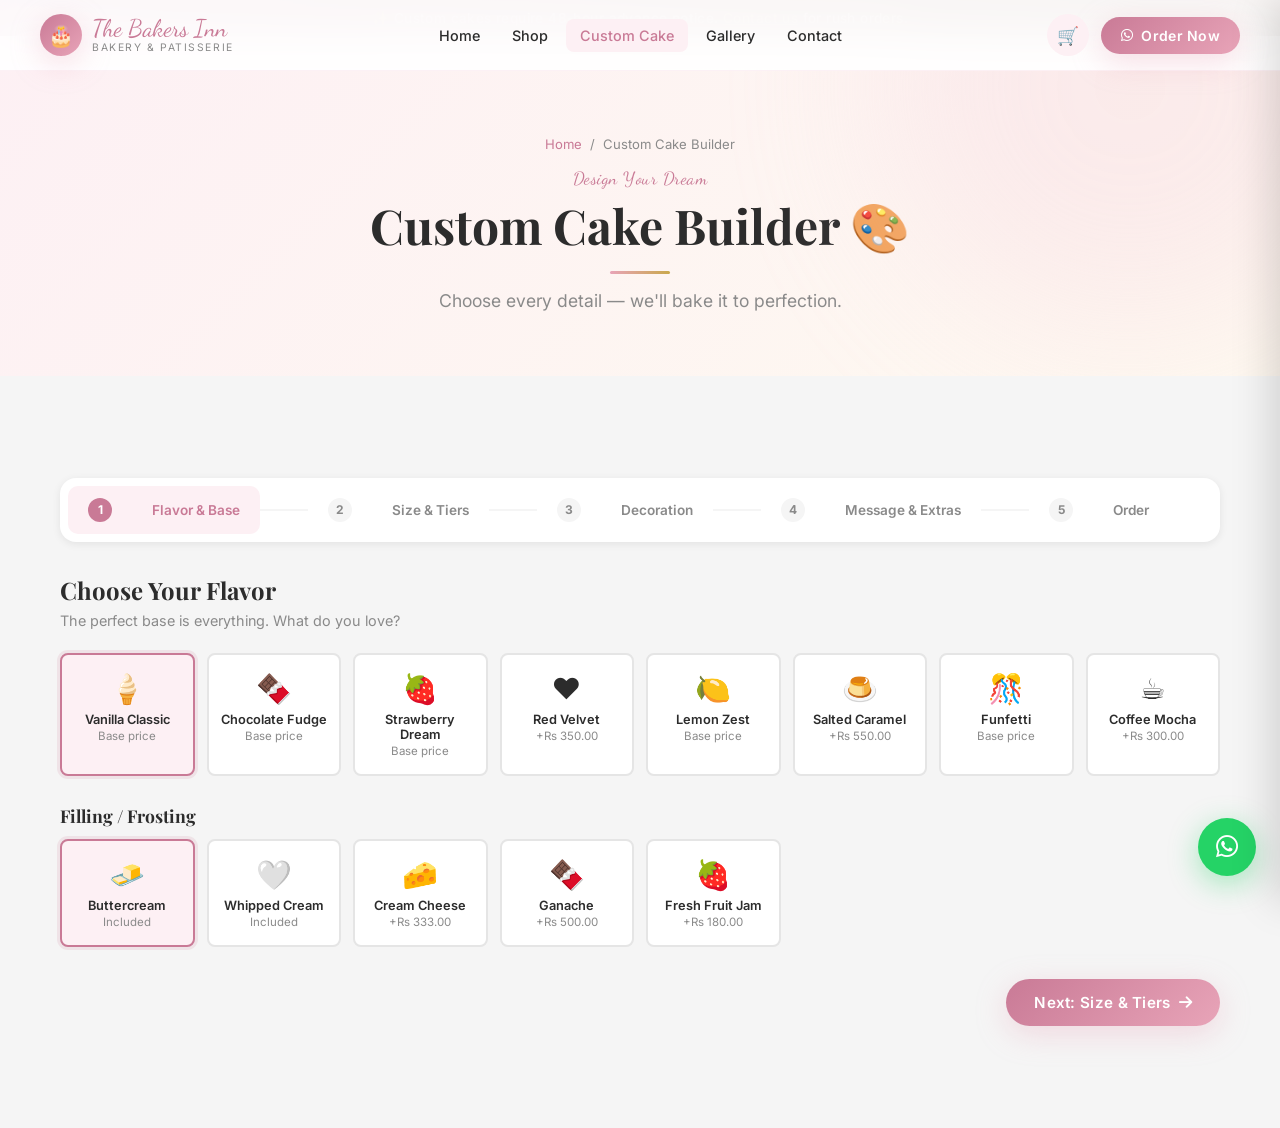
<file: builder.html>
<!DOCTYPE html>
<html lang="en">

<head>
  <meta charset="UTF-8">
  <meta name="viewport" content="width=device-width, initial-scale=1.0">
  <title>Custom Cake Builder — The Bakers Inn</title>
  <meta name="description"
    content="Design your dream cake! Choose flavors, size, decoration style, and upload your reference images. We'll bring your vision to life.">
  <link rel="icon" type="image/svg+xml"
    href="data:image/svg+xml,<svg xmlns='http://www.w3.org/2000/svg' viewBox='0 0 100 100'><text y='.9em' font-size='90'>🎂</text></svg>">
  <link rel="preconnect" href="https://fonts.googleapis.com">
  <link
    href="https://fonts.googleapis.com/css2?family=Playfair+Display:ital,wght@0,400;0,600;0,700;1,400;1,600&family=Inter:wght@300;400;500;600;700&family=Dancing+Script:wght@600;700&display=swap"
    rel="stylesheet">
  <link rel="stylesheet" href="https://cdn.jsdelivr.net/npm/@fortawesome/fontawesome-free@6.4.0/css/all.min.css">
  <link rel="stylesheet" href="css/style.css">
  <style>
    .builder-section {
      background: var(--gray-soft);
      padding: var(--section-gap) 0;
    }

    .step-nav {
      display: flex;
      align-items: center;
      gap: 0;
      background: white;
      border-radius: var(--radius);
      padding: 8px;
      box-shadow: var(--shadow-sm);
      margin-bottom: 32px;
      overflow-x: auto;
    }

    .step-nav-item {
      display: flex;
      align-items: center;
      gap: 2.5rem;
      padding: 12px 20px;
      border-radius: 10px;
      cursor: pointer;
      font-size: .85rem;
      font-weight: 600;
      color: var(--gray-mid);
      white-space: nowrap;
      transition: all .2s;
      min-width: max-content;
    }

    .step-nav-item .step-num {
      width: 24px;
      height: 24px;
      border-radius: 50%;
      background: var(--gray-soft);
      color: var(--gray-mid);
      display: flex;
      align-items: center;
      justify-content: center;
      font-size: .75rem;
      font-weight: 700;
      transition: all .2s;
    }

    .step-nav-item.active {
      color: var(--rose-deep);
      background: var(--blush);
    }

    .step-nav-item.active .step-num {
      background: var(--rose-deep);
      color: white;
    }

    .step-nav-item.done {
      color: var(--charcoal);
    }

    .step-nav-item.done .step-num {
      background: #3aab6d;
      color: white;
    }

    .step-connector {
      width: 3rem;
      height: 2px;
      background: var(--gray-soft);
      flex-shrink: 0;
    }

    .step-panel {
      display: none;
      animation: stepIn .3s ease;
    }

    .step-panel.active {
      display: block;
    }

    @keyframes stepIn {
      from {
        opacity: 0;
        transform: translateX(20px);
      }

      to {
        opacity: 1;
        transform: translateX(0);
      }
    }

    .step-footer {
      display: flex;
      justify-content: space-between;
      align-items: center;
      margin-top: 32px;
    }

    .color-swatch {
      width: 36px;
      height: 36px;
      border-radius: 50%;
      cursor: pointer;
      border: 3px solid transparent;
      transition: all .2s;
    }

    .color-swatch.selected,
    .color-swatch:hover {
      border-color: var(--rose-deep);
      transform: scale(1.2);
    }

    .cake-preview {
      position: relative;
      height: 200px;
      display: flex;
      align-items: center;
      justify-content: center;
      flex-direction: column;
      font-size: 3rem;
    }

    .cake-preview .tier-display {
      display: flex;
      flex-direction: column;
      align-items: center;
      gap: 0;
    }

    .tier {
      display: flex;
      align-items: center;
      justify-content: center;
      border-radius: 50%;
      transition: all .4s;
      position: relative;
    }

    .tier span {
      font-size: .55rem;
      font-weight: 700;
      position: absolute;
      color: white;
      text-shadow: 0 1px 3px rgba(0, 0, 0, .3);
      letter-spacing: .05em;
    }

    .decoration-preview {
      font-size: 1.2rem;
      position: absolute;
      top: 10px;
      left: 50%;
      transform: translateX(-50%);
    }

    .order-summary-submitted {
      background: linear-gradient(135deg, var(--blush), var(--cream));
      border-radius: var(--radius);
      padding: 40px;
      text-align: center;
    }
  </style>
</head>

<body>

  <!-- Announcement -->
  <div class="announcement-bar">
    ✨ Custom cakes require 48-hour advance notice. <a href="index.html#contact">Contact us</a> for rush orders.
  </div>

  <!-- Nav -->
  <nav class="navbar" id="navbar">
    <div class="nav-inner">
      <a href="index.html" class="nav-logo">
        <div class="logo-icon">🎂</div>
        <div>
          <div class="logo-text">The Bakers Inn</div>
          <div class="logo-sub">Bakery & Patisserie</div>
        </div>
      </a>
      <div class="nav-links">
        <a href="index.html">Home</a>
        <a href="shop.html">Shop</a>
        <a href="builder.html" class="active">Custom Cake</a>
        <a href="gallery.html">Gallery</a>
        <a href="index.html#contact">Contact</a>
      </div>
      <div class="nav-actions">
        <button class="nav-cart-btn" id="cartToggle">🛒<span class="cart-count" id="cartCount">0</span></button>
        <a href="https://wa.me/923111111987" target="_blank" class="btn btn-primary btn-sm"><i
            class="fab fa-whatsapp"></i> Order Now</a>
        <button class="hamburger" id="hamburger"><span></span><span></span><span></span></button>
      </div>
    </div>
  </nav>
  <div class="mobile-menu" id="mobileMenu">
    <a href="index.html">🏠 Home</a><a href="shop.html">🛍️ Shop</a><a href="builder.html">🎨 Custom Cake Builder</a><a
      href="gallery.html">📸 Gallery</a><a href="index.html#contact">📍
      Contact</a>
    <div class="mobile-cta"><a href="https://wa.me/923111111987" target="_blank" class="btn btn-whatsapp"
        style="width:100%;justify-content:center;"><i class="fab fa-whatsapp"></i> Chat on WhatsApp</a></div>
  </div>

  <!-- Page Header -->
  <div class="page-header">
    <div class="container">
      <div class="breadcrumb"><a href="index.html">Home</a><span>/</span><span>Custom Cake Builder</span></div>
      <span class="section-label">Design Your Dream</span>
      <h1 class="section-title">Custom Cake Builder 🎨</h1>
      <div class="divider"></div>
      <p class="section-subtitle" style="margin:12px auto 0;">Choose every detail — we'll bake it to perfection.</p>
    </div>
  </div>

  <!-- Builder -->
  <section class="builder-section">
    <div class="container">
      <div class="builder-layout">

        <!-- Left: Steps -->
        <div>
          <!-- Step Navigation -->
          <div class="step-nav" id="stepNav">
            <div class="step-nav-item active" data-step="1" onclick="goToStep(1)">
              <div class="step-num">1</div> Flavor & Base
            </div>
            <div class="step-connector"></div>
            <div class="step-nav-item" data-step="2" onclick="goToStep(2)">
              <div class="step-num">2</div> Size & Tiers
            </div>
            <div class="step-connector"></div>
            <div class="step-nav-item" data-step="3" onclick="goToStep(3)">
              <div class="step-num">3</div> Decoration
            </div>
            <div class="step-connector"></div>
            <div class="step-nav-item" data-step="4" onclick="goToStep(4)">
              <div class="step-num">4</div> Message & Extras
            </div>
            <div class="step-connector"></div>
            <div class="step-nav-item" data-step="5" onclick="goToStep(5)">
              <div class="step-num">5</div> Order
            </div>
          </div>

          <!-- Step 1: Flavor -->
          <div class="step-panel active" id="step-1">
            <h2 style="font-family:var(--font-serif);font-size:1.5rem;font-weight:700;margin-bottom:6px;">Choose Your
              Flavor</h2>
            <p style="color:var(--gray-mid);font-size:.9rem;margin-bottom:24px;">The perfect base is everything. What do
              you love?</p>
            <div class="option-grid" id="flavorGrid">
              <div class="option-card selected" data-flavor="vanilla"
                onclick="selectOption(this,'flavor','Vanilla Classic','🍦',0)">
                <div class="opt-icon">🍦</div>
                <div class="opt-name">Vanilla Classic</div>
                <div class="opt-price">Base price</div>
              </div>
              <div class="option-card" data-flavor="chocolate"
                onclick="selectOption(this,'flavor','Chocolate Fudge','🍫',0)">
                <div class="opt-icon">🍫</div>
                <div class="opt-name">Chocolate Fudge</div>
                <div class="opt-price">Base price</div>
              </div>
              <div class="option-card" data-flavor="strawberry"
                onclick="selectOption(this,'flavor','Strawberry Dream','🍓',0)">
                <div class="opt-icon">🍓</div>
                <div class="opt-name">Strawberry Dream</div>
                <div class="opt-price">Base price</div>
              </div>
              <div class="option-card" data-flavor="red-velvet"
                onclick="selectOption(this,'flavor','Red Velvet','❤️',5)">
                <div class="opt-icon">❤️</div>
                <div class="opt-name">Red Velvet</div>
                <div class="opt-price">+Rs 350.00</div>
              </div>
              <div class="option-card" data-flavor="lemon" onclick="selectOption(this,'flavor','Lemon Zest','🍋',0)">
                <div class="opt-icon">🍋</div>
                <div class="opt-name">Lemon Zest</div>
                <div class="opt-price">Base price</div>
              </div>
              <div class="option-card" data-flavor="caramel"
                onclick="selectOption(this,'flavor','Salted Caramel','🍮',5)">
                <div class="opt-icon">🍮</div>
                <div class="opt-name">Salted Caramel</div>
                <div class="opt-price">+Rs 550.00</div>
              </div>
              <div class="option-card" data-flavor="funfetti" onclick="selectOption(this,'flavor','Funfetti','🎊',0)">
                <div class="opt-icon">🎊</div>
                <div class="opt-name">Funfetti</div>
                <div class="opt-price">Base price</div>
              </div>
              <div class="option-card" data-flavor="coffee" onclick="selectOption(this,'flavor','Coffee Mocha','☕',5)">
                <div class="opt-icon">☕</div>
                <div class="opt-name">Coffee Mocha</div>
                <div class="opt-price">+Rs 300.00</div>
              </div>
            </div>

            <h3 style="font-family:var(--font-serif);font-size:1.1rem;font-weight:700;margin:28px 0 12px;">Filling /
              Frosting</h3>
            <div class="option-grid" id="fillingGrid">
              <div class="option-card selected" onclick="selectOption(this,'filling','Buttercream','🧈',0)">
                <div class="opt-icon">🧈</div>
                <div class="opt-name">Buttercream</div>
                <div class="opt-price">Included</div>
              </div>
              <div class="option-card" onclick="selectOption(this,'filling','Whipped Cream','🤍',0)">
                <div class="opt-icon">🤍</div>
                <div class="opt-name">Whipped Cream</div>
                <div class="opt-price">Included</div>
              </div>
              <div class="option-card" onclick="selectOption(this,'filling','Cream Cheese','🧀',3)">
                <div class="opt-icon">🧀</div>
                <div class="opt-name">Cream Cheese</div>
                <div class="opt-price">+Rs 333.00</div>
              </div>
              <div class="option-card" onclick="selectOption(this,'filling','Ganache','🍫',5)">
                <div class="opt-icon">🍫</div>
                <div class="opt-name">Ganache</div>
                <div class="opt-price">+Rs 500.00</div>
              </div>
              <div class="option-card" onclick="selectOption(this,'filling','Jam & Fresh Fruit','🍓',8)">
                <div class="opt-icon">🍓</div>
                <div class="opt-name">Fresh Fruit Jam</div>
                <div class="opt-price">+Rs 180.00</div>
              </div>
            </div>

            <div class="step-footer">
              <div></div>
              <button class="btn btn-primary" onclick="goToStep(2)">Next: Size & Tiers <i
                  class="fas fa-arrow-right"></i></button>
            </div>
          </div>

          <!-- Step 2: Size -->
          <div class="step-panel" id="step-2">
            <h2 style="font-family:var(--font-serif);font-size:1.5rem;font-weight:700;margin-bottom:6px;">Choose Size &
              Tiers</h2>
            <p style="color:var(--gray-mid);font-size:.9rem;margin-bottom:24px;">How big should your cake be? How many
              layers?</p>

            <h3 style="font-family:var(--font-serif);font-size:1.1rem;font-weight:700;margin-bottom:16px;">Cake Size
            </h3>
            <div class="option-grid" id="sizeGrid">
              <div class='option-card' onclick='selectOption(this,"size","4\" Mini (4 servings)","🔵",35)'>
                <div class="opt-icon" style="font-size:1.2rem;">4"</div>
                <div class="opt-name">Mini</div>
                <div class="opt-price">Rs 1300 · 4 servings</div>
              </div>

              <div class="option-card selected"
                onclick="selectOption(this,'size','6&quot; Small (8–10 servings)','🟡',45)">
                <div class="opt-icon" style="font-size:1.2rem;">6"</div>
                <div class="opt-name">Small</div>
                <div class="opt-price">Rs 1850 · 8–10 servings</div>
              </div>

              <div class="option-card" onclick="selectOption(this,'size','8&quot; Medium (16–20 servings)','🟠',65)">
                <div class="opt-icon" style="font-size:1.2rem;">8"</div>
                <div class="opt-name">Medium</div>
                <div class="opt-price">Rs 2150 · 16–20 servings</div>
              </div>

              <div class="option-card" onclick="selectOption(this,'size','10&quot; Large (30–40 servings)','🔴',90)">
                <div class="opt-icon" style="font-size:1.2rem;">10"</div>
                <div class="opt-name">Large</div>
                <div class="opt-price">Rs 2590 · 30–40 servings</div>
              </div>

              <div class="option-card"
                onclick="selectOption(this,'size','12&quot; Extra Large (50+ servings)','⭕',120)">
                <div class="opt-icon" style="font-size:1.2rem;">12"</div>
                <div class="opt-name">Extra Large</div>
                <div class="opt-price">Rs 4100 · 50+ servings</div>
              </div>
            </div>

            <h3 style="font-family:var(--font-serif);font-size:1.1rem;font-weight:700;margin:28px 0 16px;">Number of
              Tiers</h3>
            <div class="option-grid" id="tierGrid">
              <div class="option-card selected" onclick="selectOption(this,'tiers','1 Tier','1️⃣',0)">
                <div class="opt-icon">1️⃣</div>
                <div class="opt-name">1 Tier</div>
                <div class="opt-price">Standard</div>
              </div>
              <div class="option-card" onclick="selectOption(this,'tiers','2 Tiers','2️⃣',40)">
                <div class="opt-icon">2️⃣</div>
                <div class="opt-name">2 Tiers</div>
                <div class="opt-price">+Rs 1340</div>
              </div>
              <div class="option-card" onclick="selectOption(this,'tiers','3 Tiers','3️⃣',90)">
                <div class="opt-icon">3️⃣</div>
                <div class="opt-name">3 Tiers</div>
                <div class="opt-price">+Rs 2350</div>
              </div>
              <div class="option-card" onclick="selectOption(this,'tiers','4 Tiers','4️⃣',150)">
                <div class="opt-icon">4️⃣</div>
                <div class="opt-name">4 Tiers</div>
                <div class="opt-price">+Rs 3150</div>
              </div>
            </div>

            <div class="step-footer">
              <button class="btn btn-secondary" onclick="goToStep(1)"><i class="fas fa-arrow-left"></i> Back</button>
              <button class="btn btn-primary" onclick="goToStep(3)">Next: Decoration <i
                  class="fas fa-arrow-right"></i></button>
            </div>
          </div>

          <!-- Step 3: Decoration -->
          <div class="step-panel" id="step-3">
            <h2 style="font-family:var(--font-serif);font-size:1.5rem;font-weight:700;margin-bottom:6px;">Decoration
              Style</h2>
            <p style="color:var(--gray-mid);font-size:.9rem;margin-bottom:24px;">How should your cake look? Select a
              style and color theme.</p>

            <h3 style="font-family:var(--font-serif);font-size:1.1rem;font-weight:700;margin-bottom:16px;">Decoration
              Theme</h3>
            <div class="option-grid" id="decorGrid">
              <div class="option-card selected" onclick="selectOption(this,'decoration','Classic Smooth','🎀',0)">
                <div class="opt-icon">🎀</div>
                <div class="opt-name">Classic Smooth</div>
                <div class="opt-price">Included</div>
              </div>
              <div class="option-card" onclick="selectOption(this,'decoration','Rustic Naked','🌿',0)">
                <div class="opt-icon">🌿</div>
                <div class="opt-name">Rustic Naked</div>
                <div class="opt-price">Included</div>
              </div>
              <div class="option-card" onclick="selectOption(this,'decoration','Floral Fresh','🌸',25)">
                <div class="opt-icon">🌸</div>
                <div class="opt-name">Fresh Florals</div>
                <div class="opt-price">+Rs 350</div>
              </div>
              <div class="option-card" onclick="selectOption(this,'decoration','Sugar Flowers','🌺',45)">
                <div class="opt-icon">🌺</div>
                <div class="opt-name">Sugar Flowers</div>
                <div class="opt-price">+Rs 550</div>
              </div>
              <div class="option-card" onclick="selectOption(this,'decoration','Ombre Swirl','🌈',15)">
                <div class="opt-icon">🌈</div>
                <div class="opt-name">Ombre Swirl</div>
                <div class="opt-price">+Rs 450</div>
              </div>
              <div class="option-card" onclick="selectOption(this,'decoration','Drip Glaze','💧',20)">
                <div class="opt-icon">💧</div>
                <div class="opt-name">Drip Glaze</div>
                <div class="opt-price">+Rs 520</div>
              </div>
              <div class="option-card" onclick="selectOption(this,'decoration','Geometric Pattern','💎',30)">
                <div class="opt-icon">💎</div>
                <div class="opt-name">Geometric</div>
                <div class="opt-price">+Rs 330</div>
              </div>
              <div class="option-card" onclick="selectOption(this,'decoration','Metallic Luster','✨',35)">
                <div class="opt-icon">✨</div>
                <div class="opt-name">Metallic Luster</div>
                <div class="opt-price">+Rs 750</div>
              </div>
            </div>

            <h3 style="font-family:var(--font-serif);font-size:1.1rem;font-weight:700;margin:28px 0 12px;">Color Theme
            </h3>
            <div style="display:flex;flex-wrap:wrap;gap:12px;margin-bottom:24px;" id="colorPicker">
              <div class="color-swatch selected" style="background:#E8A4B8;" data-color="Pink Blush"
                onclick="selectColor(this,'Pink Blush')"></div>
              <div class="color-swatch" style="background:#F5D0DD;" data-color="Rose Light"
                onclick="selectColor(this,'Rose Light')"></div>
              <div class="color-swatch" style="background:#C9A84C;" data-color="Gold"
                onclick="selectColor(this,'Gold')"></div>
              <div class="color-swatch" style="background:#FFFFFF;border:2px solid #E5E5E5;" data-color="Pure White"
                onclick="selectColor(this,'Pure White')"></div>
              <div class="color-swatch" style="background:#2C2C2C;" data-color="Black & White"
                onclick="selectColor(this,'Black & White')"></div>
              <div class="color-swatch" style="background:#ADD8E6;" data-color="Baby Blue"
                onclick="selectColor(this,'Baby Blue')"></div>
              <div class="color-swatch" style="background:#90EE90;" data-color="Mint Green"
                onclick="selectColor(this,'Mint Green')"></div>
              <div class="color-swatch" style="background:#DDA0DD;" data-color="Lavender"
                onclick="selectColor(this,'Lavender')"></div>
              <div class="color-swatch" style="background:#FFD700;" data-color="Sunflower"
                onclick="selectColor(this,'Sunflower')"></div>
              <div class="color-swatch" style="background:#FF7F7F;" data-color="Coral Red"
                onclick="selectColor(this,'Coral Red')"></div>
            </div>
            <div class="form-group">
              <label class="form-label">Custom Color Note (optional)</label>
              <input type="text" class="form-input" id="customColor"
                placeholder="e.g., dusty rose, sage green, navy blue..." oninput="updateSummary()">
            </div>

            <div class="step-footer">
              <button class="btn btn-secondary" onclick="goToStep(2)"><i class="fas fa-arrow-left"></i> Back</button>
              <button class="btn btn-primary" onclick="goToStep(4)">Next: Message <i
                  class="fas fa-arrow-right"></i></button>
            </div>
          </div>

          <!-- Step 4: Message & Extras -->
          <div class="step-panel" id="step-4">
            <h2 style="font-family:var(--font-serif);font-size:1.5rem;font-weight:700;margin-bottom:6px;">Personal
              Touches</h2>
            <p style="color:var(--gray-mid);font-size:.9rem;margin-bottom:24px;">Add your message, upload inspiration
              photos, and choose extras.</p>

            <div class="form-group">
              <label class="form-label">Message on Cake (optional)</label>
              <input type="text" class="form-input" id="cakeMessage" maxlength="60"
                placeholder="e.g., Happy Birthday Sarah! 🎉" oninput="updateSummary()">
              <div style="font-size:.75rem;color:var(--gray-mid);margin-top:4px;"><span id="msgCount">0</span>/60
                characters</div>
            </div>

            <div class="form-group">
              <label class="form-label">Occasion</label>
              <select class="form-select" id="occasionSelect" onchange="updateSummary()">
                <option value="">Select occasion...</option>
                <option>Birthday</option>
                <option>Wedding</option>
                <option>Anniversary</option>
                <option>Baby Shower</option>
                <option>Graduation</option>
                <option>Valentine's Day</option>
                <option>Christmas</option>
                <option>Other</option>
              </select>
            </div>

            <!-- Design Upload -->
            <div class="form-group">
              <label class="form-label">Upload Design Reference (optional)</label>
              <div class="upload-zone" id="uploadZone">
                <div class="upload-icon">📸</div>
                <p><strong>Click to browse</strong> or drag & drop your inspiration photos</p>
                <p style="font-size:.8rem;margin-top:4px;">PNG, JPG, WEBP up to 10MB</p>
                <input type="file" id="fileInput" accept="image/*" multiple style="display:none;"
                  onchange="handleFiles(this.files)">
              </div>
              <div class="upload-preview" id="uploadPreview"></div>
            </div>

            <!-- Add-ons -->
            <h3 style="font-family:var(--font-serif);font-size:1.1rem;font-weight:700;margin-bottom:16px;">Add-ons &
              Extras</h3>
            <div style="display:grid;grid-template-columns:repeat(auto-fill,minmax(200px,1fr));gap:12px;"
              id="addonsGrid">
              <label
                style="display:flex;align-items:center;gap:12px;padding:14px;background:white;border-radius:var(--radius-sm);border:1.5px solid #E5E5E5;cursor:pointer;transition:all .2s;"
                onmouseenter="this.style.borderColor='var(--rose)'"
                onmouseleave="this.style.borderColor=this.querySelector('input').checked?'var(--rose-deep)':'#E5E5E5'">
                <input type="checkbox" value="candles" data-price="5"
                  style="width:18px;height:18px;accent-color:var(--rose-deep);" onchange="updateAddons()">
                <div>
                  <div style="font-weight:600;font-size:.875rem;">Birthday Candles</div>
                  <div style="font-size:.78rem;color:var(--gray-mid);">+Rs 250.00</div>
                </div>
              </label>
              <label
                style="display:flex;align-items:center;gap:12px;padding:14px;background:white;border-radius:var(--radius-sm);border:1.5px solid #E5E5E5;cursor:pointer;transition:all .2s;">
                <input type="checkbox" value="topper" data-price="15"
                  style="width:18px;height:18px;accent-color:var(--rose-deep);" onchange="updateAddons()">
                <div>
                  <div style="font-weight:600;font-size:.875rem;">Custom Topper</div>
                  <div style="font-size:.78rem;color:var(--gray-mid);">+Rs 450.00</div>
                </div>
              </label>
              <label
                style="display:flex;align-items:center;gap:12px;padding:14px;background:white;border-radius:var(--radius-sm);border:1.5px solid #E5E5E5;cursor:pointer;transition:all .2s;">
                <input type="checkbox" value="box" data-price="8"
                  style="width:18px;height:18px;accent-color:var(--rose-deep);" onchange="updateAddons()">
                <div>
                  <div style="font-weight:600;font-size:.875rem;">Gift Box & Ribbon</div>
                  <div style="font-size:.78rem;color:var(--gray-mid);">+Rs 380.00</div>
                </div>
              </label>
              <label
                style="display:flex;align-items:center;gap:12px;padding:14px;background:white;border-radius:var(--radius-sm);border:1.5px solid #E5E5E5;cursor:pointer;transition:all .2s;">
                <input type="checkbox" value="rush" data-price="25"
                  style="width:18px;height:18px;accent-color:var(--rose-deep);" onchange="updateAddons()">
                <div>
                  <div style="font-weight:600;font-size:.875rem;">Rush Order (24hr)</div>
                  <div style="font-size:.78rem;color:var(--gray-mid);">+Rs 800.00</div>
                </div>
              </label>
              <label
                style="display:flex;align-items:center;gap:12px;padding:14px;background:white;border-radius:var(--radius-sm);border:1.5px solid #E5E5E5;cursor:pointer;transition:all .2s;">
                <input type="checkbox" value="photo" data-price="20"
                  style="width:18px;height:18px;accent-color:var(--rose-deep);" onchange="updateAddons()">
                <div>
                  <div style="font-weight:600;font-size:.875rem;">Edible Photo Print</div>
                  <div style="font-size:.78rem;color:var(--gray-mid);">+Rs 320.00</div>
                </div>
              </label>
              <label
                style="display:flex;align-items:center;gap:12px;padding:14px;background:white;border-radius:var(--radius-sm);border:1.5px solid #E5E5E5;cursor:pointer;transition:all .2s;">
                <input type="checkbox" value="gluten" data-price="10"
                  style="width:18px;height:18px;accent-color:var(--rose-deep);" onchange="updateAddons()">
                <div>
                  <div style="font-weight:600;font-size:.875rem;">Gluten-Free Base</div>
                  <div style="font-size:.78rem;color:var(--gray-mid);">+Rs 380.00</div>
                </div>
              </label>
            </div>

            <div class="form-group" style="margin-top:24px;">
              <label class="form-label">Special Instructions</label>
              <textarea class="form-textarea" id="specialInstructions" rows="3"
                placeholder="Any allergies, special requests, or additional details for our bakers..."
                oninput="updateSummary()"></textarea>
            </div>

            <div class="step-footer">
              <button class="btn btn-secondary" onclick="goToStep(3)"><i class="fas fa-arrow-left"></i> Back</button>
              <button class="btn btn-primary" onclick="goToStep(5)">Review Order <i
                  class="fas fa-arrow-right"></i></button>
            </div>
          </div>

          <!-- Step 5: Order Review -->
          <div class="step-panel" id="step-5">
            <h2 style="font-family:var(--font-serif);font-size:1.5rem;font-weight:700;margin-bottom:6px;">Review & Order
            </h2>
            <p style="color:var(--gray-mid);font-size:.9rem;margin-bottom:24px;">Everything looks perfect? Place your
              order!</p>

            <div
              style="background:white;border-radius:var(--radius);padding:24px;box-shadow:var(--shadow-sm);margin-bottom:24px;">
              <h3 style="font-family:var(--font-serif);font-size:1.1rem;font-weight:700;margin-bottom:16px;">Your Order
                Summary</h3>
              <div id="finalSummary" style="font-size:.9rem;"></div>
            </div>

            <div
              style="background:white;border-radius:var(--radius);padding:24px;box-shadow:var(--shadow-sm);margin-bottom:24px;">
              <h3 style="font-family:var(--font-serif);font-size:1.1rem;font-weight:700;margin-bottom:16px;">Delivery
                Details</h3>
              <div style="display:grid;grid-template-columns:1fr 1fr;gap:16px;">
                <div class="form-group" style="margin-bottom:0;">
                  <label class="form-label">Full Name *</label>
                  <input type="text" class="form-input" id="customerName" placeholder="Your full name" required>
                </div>
                <div class="form-group" style="margin-bottom:0;">
                  <label class="form-label">Phone / WhatsApp *</label>
                  <input type="tel" class="form-input" id="customerPhone" placeholder="+92 312 3456 789" required>
                </div>
                <div class="form-group" style="margin-bottom:0;">
                  <label class="form-label">Email</label>
                  <input type="email" class="form-input" id="customerEmail" placeholder="your@email.com">
                </div>
                <div class="form-group" style="margin-bottom:0;">
                  <label class="form-label">Delivery Date *</label>
                  <input type="date" class="form-input" id="deliveryDate" required>
                </div>
                <div class="form-group" style="margin-bottom:0;grid-column:span 2;">
                  <label class="form-label">Delivery Address *</label>
                  <input type="text" class="form-input" id="deliveryAddress" placeholder="Full delivery address"
                    required>
                </div>
              </div>
            </div>

            <div class="step-footer">
              <button class="btn btn-secondary" onclick="goToStep(4)"><i class="fas fa-arrow-left"></i> Back</button>
              <div style="display:flex;gap:12px;">
                <button class="btn btn-whatsapp btn-lg" onclick="orderViaWhatsApp()">
                  <i class="fab fa-whatsapp"></i> Order via WhatsApp
                </button>
                <button class="btn btn-primary btn-lg" onclick="submitOrder()">
                  <i class="fas fa-check"></i> Place Order
                </button>
              </div>
            </div>
          </div>

        </div>

        <!-- Right: Live Preview Summary -->
        <!-- <div class="builder-summary">
          <div class="summary-header">
            <h3>🎂 Your Custom Cake</h3>
            <p style="font-size:.8rem;color:var(--gray-mid);margin-top:4px;">Live preview updates as you choose</p>
          </div>

          <div class="summary-preview" id="cakePreview">
            <div class="cake-preview">
              <div class="tier-display" id="tierDisplay">
                <div class="tier" id="cakeTier1"
                  style="width:100px;height:40px;background:var(--rose-light);margin-bottom:-4px;">
                  <span>Layer 1</span>
                </div>
                <div class="tier" id="cakePlate"
                  style="width:130px;height:12px;background:var(--cream);border-radius:50%;"></div>
              </div>
              <div class="decoration-preview" id="decoPreview">🎀</div>
            </div>
          </div>

          <div class="summary-items">
            <div class="summary-row"><span class="key">Flavor</span><span class="val" id="s-flavor">Vanilla Classic
                🍦</span></div>
            <div class="summary-row"><span class="key">Filling</span><span class="val" id="s-filling">Buttercream
                🧈</span></div>
            <div class="summary-row"><span class="key">Size</span><span class="val" id="s-size">6" Small</span></div>
            <div class="summary-row"><span class="key">Tiers</span><span class="val" id="s-tiers">1 Tier</span></div>
            <div class="summary-row"><span class="key">Decoration</span><span class="val" id="s-decoration">Classic
                Smooth 🎀</span></div>
            <div class="summary-row"><span class="key">Color</span><span class="val" id="s-color">Pink Blush</span>
            </div>
            <div class="summary-row"><span class="key">Message</span><span class="val" id="s-message"
                style="font-style:italic;color:var(--gray-mid);">—</span></div>
            <div class="summary-row"><span class="key">Add-ons</span><span class="val" id="s-addons">None</span></div>
          </div>

          <div class="summary-total">
            <span class="lbl">Estimated Total</span>
            <span class="price" id="totalPrice">$45.00</span>
          </div>

          <div class="summary-cta">
            <a href="https://wa.me/923111111987?text=Hi!%20I'd%20like%20to%20discuss%20a%20custom%20cake%20order."
              target="_blank" class="btn btn-whatsapp">
              <i class="fab fa-whatsapp"></i> Discuss via WhatsApp
            </a>
            <p style="font-size:.75rem;color:var(--gray-mid);text-align:center;margin-top:8px;">
              * Final price confirmed after consultation
            </p>
          </div>
        </div> -->
      </div>
    </div>
  </section>

  <!-- Cart Sidebar -->
  <div class="cart-overlay" id="cartOverlay"></div>
  <div class="cart-sidebar" id="cartSidebar">
    <div class="cart-header">
      <h3>🛒 Your Cart</h3><button class="cart-close" id="cartClose">✕</button>
    </div>
    <div class="cart-items" id="cartItems">
      <div class="cart-empty">
        <div class="empty-icon">🎂</div><strong>Your cart is empty</strong>
        <p>Add some delicious cakes!</p>
      </div>
    </div>
    <div class="cart-footer" id="cartFooter" style="display:none;">
      <div class="cart-totals">
        <div class="cart-total-row"><span>Subtotal</span><span id="cartSubtotal">Rs 0.00</span></div>
        <div class="cart-total-row"><span>Delivery</span><span id="cartDelivery">Rs 320.00</span></div>
        <div class="cart-total-row total"><span>Total</span><span id="cartTotal">Rs 0.00</span></div>
      </div>
      <div class="cart-checkout-btns">
        <a href="https://wa.me/923111111987" target="_blank" id="cartWhatsApp" class="btn btn-whatsapp"><i
            class="fab fa-whatsapp"></i> Order via WhatsApp</a>
        <button class="btn btn-primary" onclick="proceedToCheckout()"><i class="fas fa-credit-card"></i>
          Checkout</button>
      </div>
    </div>
  </div>

  <a href="https://wa.me/923111111987" target="_blank" class="sticky-wa"><i class="fab fa-whatsapp"></i></a>
  <div class="toast-container" id="toastContainer"></div>

  <script src="js/app.js"></script>
  <script>
    // Builder State
    const builderState = {
      flavor: { name: 'Vanilla Classic', icon: '🍦', price: 1200 },
      filling: { name: 'Buttercream', icon: '🧈', price: 800 },
      size: { name: '6" Small (8–10 servings)', icon: '🟡', price: 800 },
      tiers: { name: '1 Tier', icon: '1️⃣', price: 400 },
      decoration: { name: 'Classic Smooth', icon: '🎀', price: 200 },
      color: 'Pink Blush',
      message: '',
      occasion: '',
      addons: [],
      addonsTotal: 0,
    };

    let currentStep = 1;
    const totalSteps = 5;

    function goToStep(n) {
      if (n < 1 || n > totalSteps) return;
      // Mark previous steps as done
      document.querySelectorAll('.step-nav-item').forEach((el, i) => {
        const stepNum = i / 2 + 1; // accounting for connectors in DOM
        el.classList.remove('active');
      });
      document.querySelectorAll('.step-nav-item').forEach(el => {
        const s = parseInt(el.dataset.step);
        el.classList.remove('active', 'done');
        if (s === n) el.classList.add('active');
        else if (s < n) el.classList.add('done');
      });
      document.querySelectorAll('.step-panel').forEach(p => p.classList.remove('active'));
      document.getElementById(`step-${n}`).classList.add('active');
      currentStep = n;
      if (n === 5) renderFinalSummary();
      window.scrollTo({ top: 200, behavior: 'smooth' });
    }

    function selectOption(el, key, name, icon, price) {
      const grid = el.closest('.option-grid') || el.parentNode;
      grid.querySelectorAll('.option-card').forEach(c => c.classList.remove('selected'));
      el.classList.add('selected');
      builderState[key] = { name, icon, price };
      updateSummary();
      updateCakePreview();
    }

    function selectColor(el, color) {
      document.querySelectorAll('.color-swatch').forEach(s => s.classList.remove('selected'));
      el.classList.add('selected');
      builderState.color = color;
      updateSummary();
      updateCakePreview();
    }

    function updateAddons() {
      const checked = document.querySelectorAll('#addonsGrid input:checked');
      builderState.addons = [];
      builderState.addonsTotal = 0;
      checked.forEach(c => {
        const label = c.nextElementSibling.firstElementChild.textContent;
        const price = parseFloat(c.dataset.price) || 0;
        builderState.addons.push(label);
        builderState.addonsTotal += price;
      });
      updateSummary();
    }

    function updateSummary() {
      const msg = document.getElementById('cakeMessage');
      if (msg) {
        builderState.message = msg.value;
        const counter = document.getElementById('msgCount');
        if (counter) counter.textContent = msg.value.length;
      }
      const occ = document.getElementById('occasionSelect');
      if (occ) builderState.occasion = occ.value;

      // Update sidebar
      document.getElementById('s-flavor').textContent = `${builderState.flavor.name} ${builderState.flavor.icon}`;
      document.getElementById('s-filling').textContent = `${builderState.filling.name} ${builderState.filling.icon}`;
      document.getElementById('s-size').textContent = builderState.size.name.split('(')[0].trim();
      document.getElementById('s-tiers').textContent = builderState.tiers.name;
      document.getElementById('s-decoration').textContent = `${builderState.decoration.name} ${builderState.decoration.icon}`;
      document.getElementById('s-color').textContent = builderState.color;
      document.getElementById('s-message').textContent = builderState.message || '—';
      document.getElementById('s-addons').textContent = builderState.addons.length ? builderState.addons.join(', ') : 'None';

      const total = builderState.size.price + builderState.tiers.price + builderState.flavor.price +
        builderState.filling.price + builderState.decoration.price + builderState.addonsTotal;
      document.getElementById('totalPrice').textContent = `Rs ${total.toFixed(2)}`;
    }

    function updateCakePreview() {
      const decoEl = document.getElementById('decoPreview');
      if (decoEl) decoEl.textContent = builderState.decoration.icon || '🎀';
    }

    function renderFinalSummary() {
      const el = document.getElementById('finalSummary');
      if (!el) return;
      const total = builderState.size.price + builderState.tiers.price + builderState.flavor.price +
        builderState.filling.price + builderState.decoration.price + builderState.addonsTotal;
      el.innerHTML = `
    <div style="display:grid;grid-template-columns:1fr 1fr;gap:8px;font-size:.875rem;">
      <div><strong>Flavor:</strong> ${builderState.flavor.name} ${builderState.flavor.icon}</div>
      <div><strong>Filling:</strong> ${builderState.filling.name}</div>
      <div><strong>Size:</strong> ${builderState.size.name.split('(')[0].trim()}</div>
      <div><strong>Tiers:</strong> ${builderState.tiers.name}</div>
      <div><strong>Decoration:</strong> ${builderState.decoration.name}</div>
      <div><strong>Color:</strong> ${builderState.color}</div>
      <div style="grid-column:span 2;"><strong>Message:</strong> ${builderState.message || '(none)'}</div>
      ${builderState.addons.length ? `<div style="grid-column:span 2;"><strong>Add-ons:</strong> ${builderState.addons.join(', ')}</div>` : ''}
    </div>
    <div style="margin-top:16px;padding-top:16px;border-top:1px solid var(--gray-soft);display:flex;justify-content:space-between;font-weight:700;font-size:1.05rem;">
      <span>Estimated Total:</span>
      <span style="color:var(--rose-deep);">Rs ${total.toFixed(2)}</span>
    </div>
  `;
      // Set min date to tomorrow
      const tomorrow = new Date();
      tomorrow.setDate(tomorrow.getDate() + 2);
      document.getElementById('deliveryDate').min = tomorrow.toISOString().split('T')[0];
    }

    function orderViaWhatsApp() {
      const name = document.getElementById('customerName').value;
      const phone = document.getElementById('customerPhone').value;
      const date = document.getElementById('deliveryDate').value;
      const addr = document.getElementById('deliveryAddress').value;
      if (!name || !phone || !date || !addr) { showToast('Please fill in all required fields.', 'error'); return; }
      const total = builderState.size.price + builderState.tiers.price + builderState.flavor.price +
        builderState.filling.price + builderState.decoration.price + builderState.addonsTotal;
      const msg = `Hi The Bakers Inn! I'd like to order a custom cake:
  
🎂 *Custom Cake Order*
Name: ${name}
Phone: ${phone}
Delivery Date: ${date}
Address: ${addr}

*Cake Details:*
• Flavor: ${builderState.flavor.name}
• Filling: ${builderState.filling.name}
• Size: ${builderState.size.name}
• Tiers: ${builderState.tiers.name}
• Decoration: ${builderState.decoration.name}
• Color: ${builderState.color}
• Message: ${builderState.message || 'None'}
• Add-ons: ${builderState.addons.join(', ') || 'None'}

💰 Estimated Total: Rs ${total.toFixed(2)}`;
      window.open(`https://wa.me/923111111987?text=${encodeURIComponent(msg)}`, '_blank');
    }

    async function submitOrder() {
      const name = document.getElementById('customerName').value;
      const phone = document.getElementById('customerPhone').value;
      const date = document.getElementById('deliveryDate').value;
      const addr = document.getElementById('deliveryAddress').value;
      if (!name || !phone || !date || !addr) { showToast('Please fill in all required fields.', 'error'); return; }
      const total = builderState.size.price + builderState.tiers.price + builderState.flavor.price +
        builderState.filling.price + builderState.decoration.price + builderState.addonsTotal;

      try {
        const orderId = 'SD' + Date.now().toString(36).toUpperCase();
        const res = await fetch('tables/orders', {
          method: 'POST',
          headers: { 'Content-Type': 'application/json' },
          body: JSON.stringify({
            order_id: orderId,
            customer_name: name,
            customer_phone: phone,
            customer_email: document.getElementById('customerEmail').value,
            delivery_date: date,
            delivery_address: addr,
            cake_details: JSON.stringify(builderState),
            total_price: total,
            status: 'received',
            notes: document.getElementById('specialInstructions').value,
            type: 'custom'
          })
        });
        if (res) {
          showToast('🎉 Order placed! We\'ll contact you soon.', 'success');
          document.querySelector('#step-5 .step-footer').innerHTML = `
        <div class="order-summary-submitted" style="width:100%;">
          <div style="font-size:3rem;margin-bottom:12px;">🎉</div>
          <h3 style="font-family:var(--font-serif);font-size:1.4rem;font-weight:700;margin-bottom:8px;">Order Received!</h3>
          <p style="color:var(--gray-mid);margin-bottom:16px;">Your order ID: <strong style="color:var(--rose-deep);">${orderId}</strong></p>
          <p style="font-size:.875rem;color:var(--gray-mid);">We'll contact you at ${phone} within 2 hours to confirm your order.</p>
          <div style="display:flex;gap:12px;justify-content:center;margin-top:20px;flex-wrap:wrap;">
            <a href="https://wa.me/923111111987?text=${encodeURIComponent(`Hi The Bakers Inn! 👋

🎂 Custom Cake Order

🆔 Order ID: ${orderId}

👤 Name: ${name}
📞 Phone: ${phone}
📅 Delivery Date: ${date}
📍 Address: ${addr}

🍰 Cake Details:
• Flavor: ${builderState.flavor.name}
• Filling: ${builderState.filling.name}
• Size: ${builderState.size.name}
• Tiers: ${builderState.tiers.name}
• Decoration: ${builderState.decoration.name}
• Color: ${builderState.color}
• Message: ${builderState.message || 'None'}
• Add-ons: ${builderState.addons.join(', ') || 'None'}

💰 Total: Rs ${total.toFixed(2)}

📝 Notes: ${document.getElementById('specialInstructions').value || 'None'}
`)}" target="_blank" class="btn btn-whatsapp"><i class="fab fa-whatsapp"></i> Chat with Us</a>
          </div>
        </div>
      `;
        }
      } catch (e) {
        showToast('Order submitted! We\'ll contact you soon.', 'success');
      }
    }

    // File Upload
    document.getElementById('uploadZone').addEventListener('click', () => document.getElementById('fileInput').click());
    document.getElementById('uploadZone').addEventListener('dragover', (e) => { e.preventDefault(); e.currentTarget.classList.add('drag-over'); });
    document.getElementById('uploadZone').addEventListener('dragleave', (e) => e.currentTarget.classList.remove('drag-over'));
    document.getElementById('uploadZone').addEventListener('drop', (e) => {
      e.preventDefault(); e.currentTarget.classList.remove('drag-over');
      handleFiles(e.dataTransfer.files);
    });

    function handleFiles(files) {
      const preview = document.getElementById('uploadPreview');
      Array.from(files).forEach(file => {
        if (!file.type.startsWith('image/')) return;
        const reader = new FileReader();
        reader.onload = (e) => {
          const div = document.createElement('div');
          div.className = 'upload-thumb';
          div.innerHTML = `<img src="${e.target.result}" alt="Upload preview"><button class="remove-thumb" onclick="this.parentNode.remove()">✕</button>`;
          preview.appendChild(div);
        };
        reader.readAsDataURL(file);
      });
    }

    // Init
    document.addEventListener('DOMContentLoaded', () => {
      goToStep(1);
      updateSummary();
    });
  </script>
</body>

</html>
</file>
<file: css/style.css>
/* ============================================================
   The Bakers Inn — Premium Design System
   ============================================================ */

/* ── Google Fonts ── */
@import url('https://fonts.googleapis.com/css2?family=Playfair+Display:ital,wght@0,400;0,500;0,600;0,700;1,400;1,600&family=Inter:wght@300;400;500;600;700&family=Dancing+Script:wght@600;700&display=swap');

/* ── CSS Custom Properties ── */
:root {
  /* Palette */
  --rose: #E8A4B8;
  --rose-light: #F5D0DD;
  --rose-deep: #C97A96;
  --blush: #FDF0F4;
  --cream: #FEF9F0;
  --gold: #C9A84C;
  --gold-light: #F0D98C;
  --brown: #6B3F2A;
  --charcoal: #2C2C2C;
  --gray-soft: #F5F5F5;
  --gray-mid: #8A8A8A;
  --white: #FFFFFF;

  /* Typography */
  --font-serif: 'Playfair Display', Georgia, serif;
  --font-sans: 'Inter', system-ui, sans-serif;
  --font-script: 'Dancing Script', cursive;

  /* Spacing */
  --section-gap: clamp(60px, 8vw, 120px);
  --container: 1200px;
  --radius: 16px;
  --radius-sm: 8px;
  --radius-lg: 32px;

  /* Shadows */
  --shadow-sm: 0 2px 8px rgba(0, 0, 0, .08);
  --shadow-md: 0 8px 30px rgba(0, 0, 0, .10);
  --shadow-lg: 0 20px 60px rgba(0, 0, 0, .12);
  --shadow-rose: 0 8px 30px rgba(232, 164, 184, .35);

  /* Transitions */
  --ease: cubic-bezier(.25, .46, .45, .94);
  --fast: .2s var(--ease);
  --med: .4s var(--ease);
  --slow: .6s var(--ease);
}

/* ── Reset & Base ── */
*,
*::before,
*::after {
  box-sizing: border-box;
  margin: 0;
  padding: 0;
}

html {
  scroll-behavior: smooth;
  font-size: 16px;
}

body {
  font-family: var(--font-sans);
  color: var(--charcoal);
  background: var(--white);
  -webkit-font-smoothing: antialiased;
  overflow-x: hidden;
}

img {
  max-width: 100%;
  height: auto;
  display: block;
}

a {
  text-decoration: none;
  color: inherit;
}

button {
  cursor: pointer;
  border: none;
  outline: none;
  font-family: var(--font-sans);
}

input,
textarea,
select {
  font-family: var(--font-sans);
}

ul {
  list-style: none;
}

/* ── Utility ── */
.container {
  max-width: var(--container);
  margin: 0 auto;
  padding: 0 20px;
}

.section {
  padding: var(--section-gap) 0;
}

.section-sm {
  padding: 48px 0;
}

.sr-only {
  position: absolute;
  width: 1px;
  height: 1px;
  overflow: hidden;
  clip: rect(0, 0, 0, 0);
}

/* Text helpers */
.text-center {
  text-align: center;
}

.text-gold {
  color: var(--gold);
}

.text-rose {
  color: var(--rose-deep);
}

/* Section labels */
.section-label {
  display: inline-block;
  font-family: var(--font-script);
  font-size: 1.1rem;
  color: var(--rose-deep);
  margin-bottom: 8px;
  letter-spacing: .03em;
}

.section-title {
  font-family: var(--font-serif);
  font-size: clamp(1.8rem, 4vw, 3rem);
  font-weight: 700;
  line-height: 1.2;
  color: var(--charcoal);
}

.section-subtitle {
  font-size: clamp(.95rem, 1.5vw, 1.1rem);
  color: var(--gray-mid);
  margin-top: 12px;
  line-height: 1.7;
  max-width: 580px;
}

/* Divider */
.divider {
  width: 60px;
  height: 3px;
  background: linear-gradient(90deg, var(--rose), var(--gold));
  border-radius: 99px;
  margin: 16px auto 0;
}

.divider-left {
  margin-left: 0;
}

/* ── Buttons ── */
.btn {
  display: inline-flex;
  align-items: center;
  gap: 8px;
  padding: 14px 28px;
  border-radius: 50px;
  font-size: .95rem;
  font-weight: 600;
  letter-spacing: .02em;
  transition: transform var(--fast), box-shadow var(--fast), background var(--fast);
  white-space: nowrap;
}

.btn:hover {
  transform: translateY(-2px);
}

.btn:active {
  transform: translateY(0);
}

.btn-primary {
  background: linear-gradient(135deg, var(--rose-deep), var(--rose));
  color: var(--white);
  box-shadow: var(--shadow-rose);
}

.btn-primary:hover {
  box-shadow: 0 12px 40px rgba(201, 122, 150, .45);
}

.btn-secondary {
  background: var(--white);
  color: var(--rose-deep);
  border: 2px solid var(--rose);
}

.btn-secondary:hover {
  background: var(--blush);
}

.btn-gold {
  background: linear-gradient(135deg, var(--gold), var(--gold-light));
  color: var(--brown);
  box-shadow: 0 8px 24px rgba(201, 168, 76, .3);
}

.btn-gold:hover {
  box-shadow: 0 12px 36px rgba(201, 168, 76, .45);
}

.btn-whatsapp {
  background: #25D366;
  color: var(--white);
  box-shadow: 0 8px 24px rgba(37, 211, 102, .3);
}

.btn-whatsapp:hover {
  background: #20bd5a;
  box-shadow: 0 12px 36px rgba(37, 211, 102, .4);
}

.btn-outline-white {
  background: transparent;
  color: var(--white);
  border: 2px solid rgba(255, 255, 255, .6);
}

.btn-outline-white:hover {
  background: rgba(255, 255, 255, .15);
  border-color: var(--white);
}

.btn-sm {
  padding: 10px 20px;
  font-size: .875rem;
}

.btn-lg {
  padding: 18px 38px;
  font-size: 1.05rem;
}

/* ── Navigation ── */
.navbar {
  position: fixed;
  top: 0;
  left: 0;
  right: 0;
  z-index: 1000;
  padding: 0 20px;
  background: rgba(255, 255, 255, .95);
  backdrop-filter: blur(20px);
  -webkit-backdrop-filter: blur(20px);
  border-bottom: 1px solid rgba(232, 164, 184, .15);
  transition: box-shadow var(--med), padding var(--fast);
}

.navbar.scrolled {
  box-shadow: var(--shadow-md);
}

.nav-inner {
  max-width: var(--container);
  margin: 0 auto;
  display: flex;
  align-items: center;
  justify-content: space-between;
  height: 70px;
}

.nav-logo {
  display: flex;
  align-items: center;
  gap: 10px;
}

.nav-logo .logo-icon {
  width: 42px;
  height: 42px;
  background: linear-gradient(135deg, var(--rose-deep), var(--rose));
  border-radius: 50%;
  display: flex;
  align-items: center;
  justify-content: center;
  font-size: 1.3rem;
  box-shadow: var(--shadow-rose);
}

.nav-logo .logo-text {
  font-family: var(--font-script);
  font-size: 1.5rem;
  color: var(--rose-deep);
  line-height: 1;
}

.nav-logo .logo-sub {
  font-size: .65rem;
  letter-spacing: .15em;
  text-transform: uppercase;
  color: var(--gray-mid);
}

.nav-links {
  display: flex;
  align-items: center;
  gap: 4px;
}

.nav-links a {
  padding: 8px 14px;
  border-radius: 8px;
  font-size: .9rem;
  font-weight: 500;
  color: var(--charcoal);
  transition: background var(--fast), color var(--fast);
}

.nav-links a:hover,
.nav-links a.active {
  background: var(--blush);
  color: var(--rose-deep);
}

.nav-actions {
  display: flex;
  align-items: center;
  gap: 12px;
}

.nav-cart-btn {
  position: relative;
  width: 42px;
  height: 42px;
  background: var(--blush);
  border-radius: 50%;
  display: flex;
  align-items: center;
  justify-content: center;
  font-size: 1.1rem;
  transition: background var(--fast), transform var(--fast);
}

.nav-cart-btn:hover {
  background: var(--rose-light);
  transform: scale(1.08);
}

.cart-count {
  position: absolute;
  top: -4px;
  right: -4px;
  width: 18px;
  height: 18px;
  background: var(--rose-deep);
  color: var(--white);
  font-size: .65rem;
  font-weight: 700;
  border-radius: 50%;
  display: flex;
  align-items: center;
  justify-content: center;
  opacity: 0;
  transform: scale(0);
  transition: opacity var(--fast), transform var(--fast);
}

.cart-count.visible {
  opacity: 1;
  transform: scale(1);
}

.hamburger {
  display: none;
  flex-direction: column;
  gap: 5px;
  width: 32px;
  padding: 4px;
  background: none;
}

.hamburger span {
  display: block;
  width: 100%;
  height: 2px;
  background: var(--charcoal);
  border-radius: 99px;
  transition: transform var(--fast), opacity var(--fast);
}

.hamburger.open span:nth-child(1) {
  transform: translateY(7px) rotate(45deg);
}

.hamburger.open span:nth-child(2) {
  opacity: 0;
}

.hamburger.open span:nth-child(3) {
  transform: translateY(-7px) rotate(-45deg);
}

/* Mobile nav */
.mobile-menu {
  display: none;
  position: fixed;
  top: 70px;
  left: 0;
  right: 0;
  bottom: 0;
  background: var(--white);
  z-index: 999;
  padding: 24px 20px;
  overflow-y: auto;
  transform: translateX(100%);
  transition: transform var(--med);
}

.mobile-menu.open {
  display: block;
  transform: translateX(0);
}

.mobile-menu a {
  display: block;
  padding: 16px 0;
  font-size: 1.1rem;
  font-weight: 500;
  color: var(--charcoal);
  border-bottom: 1px solid var(--gray-soft);
  transition: color var(--fast), padding-left var(--fast);
}

.mobile-menu a:hover {
  color: var(--rose-deep);
  padding-left: 8px;
}

.mobile-menu .mobile-cta {
  margin-top: 24px;
}

/* ── Hero ── */
.hero {
  position: relative;
  min-height: 100vh;
  display: flex;
  align-items: center;
  overflow: hidden;
  padding-top: 70px;
}

.hero-bg {
  position: absolute;
  inset: 0;
  background: linear-gradient(135deg, #FDF0F4 0%, #FFF5E8 40%, #FEF9F0 100%);
}

.hero-shape {
  position: absolute;
  border-radius: 50%;
  filter: blur(60px);
  opacity: .4;
  pointer-events: none;
}

.hero-shape-1 {
  width: 600px;
  height: 600px;
  background: var(--rose-light);
  top: -100px;
  right: -100px;
}

.hero-shape-2 {
  width: 400px;
  height: 400px;
  background: var(--gold-light);
  bottom: -80px;
  left: 10%;
  opacity: .3;
}

.hero-inner {
  position: relative;
  display: grid;
  grid-template-columns: 1fr 1fr;
  align-items: center;
  gap: 60px;
  padding: 80px 0 60px;
}

.hero-badge {
  display: inline-flex;
  align-items: center;
  gap: 8px;
  background: var(--white);
  border: 1px solid var(--rose-light);
  border-radius: 50px;
  padding: 8px 16px;
  font-size: .8rem;
  font-weight: 600;
  color: var(--rose-deep);
  margin-bottom: 20px;
  box-shadow: var(--shadow-sm);
}

.hero-badge .dot {
  width: 8px;
  height: 8px;
  background: var(--rose-deep);
  border-radius: 50%;
  animation: pulse 2s infinite;
}

@keyframes pulse {

  0%,
  100% {
    opacity: 1;
    transform: scale(1);
  }

  50% {
    opacity: .6;
    transform: scale(.8);
  }
}

.hero-title {
  font-family: var(--font-serif);
  font-size: clamp(2.4rem, 5vw, 4rem);
  font-weight: 700;
  line-height: 1.15;
  color: var(--charcoal);
  margin-bottom: 20px;
}

.hero-title em {
  font-style: italic;
  color: var(--rose-deep);
}

.hero-desc {
  font-size: clamp(1rem, 1.5vw, 1.15rem);
  color: var(--gray-mid);
  line-height: 1.75;
  margin-bottom: 32px;
  max-width: 480px;
}

.hero-actions {
  display: flex;
  flex-wrap: wrap;
  gap: 14px;
  margin-bottom: 48px;
}

.hero-stats {
  display: flex;
  gap: 32px;
}

.stat-item .stat-num {
  font-family: var(--font-serif);
  font-size: 1.8rem;
  font-weight: 700;
  color: var(--charcoal);
  line-height: 1;
}

.stat-item .stat-label {
  font-size: .78rem;
  color: var(--gray-mid);
  letter-spacing: .05em;
  text-transform: uppercase;
  margin-top: 4px;
}

/* Hero image area */
.hero-visual {
  position: relative;
  display: flex;
  align-items: center;
  justify-content: center;
}

.hero-img-wrap {
  position: relative;
  width: clamp(300px, 45vw, 520px);
  height: clamp(350px, 52vw, 600px);
}

.hero-img-main {
  width: 90%;
  height: 90%;
  object-fit: cover;
  border-radius: var(--radius-lg);
  box-shadow: var(--shadow-lg);
  position: absolute;
  bottom: 0;
  right: 0;
}

.hero-img-accent {
  width: 45%;
  height: 45%;
  object-fit: cover;
  border-radius: var(--radius);
  box-shadow: var(--shadow-md);
  position: absolute;
  top: 0;
  left: 0;
  border: 4px solid var(--white);
}

.hero-float-card {
  position: absolute;
  background: var(--white);
  border-radius: var(--radius);
  padding: 12px 16px;
  box-shadow: var(--shadow-md);
  font-size: .82rem;
  display: flex;
  align-items: center;
  gap: 10px;
}

.hero-float-card.card-rating {
  bottom: 40px;
  left: -20px;
}

.hero-float-card.card-order {
  top: 40px;
  right: -20px;
}

.float-icon {
  font-size: 1.4rem;
}

.float-text strong {
  display: block;
  font-weight: 700;
  font-size: .9rem;
}

.float-text span {
  color: var(--gray-mid);
}

.stars {
  color: var(--gold);
  letter-spacing: 1px;
}

/* ── Announcement Bar ── */
.announcement-bar {
  background: linear-gradient(90deg, var(--rose-deep), var(--brown));
  color: var(--white);
  text-align: center;
  padding: 10px 20px;
  font-size: .85rem;
  font-weight: 500;
  letter-spacing: .03em;
}

.announcement-bar a {
  text-decoration: underline;
  color: var(--gold-light);
}

/* ── Category Chips ── */
.category-chips {
  display: flex;
  flex-wrap: wrap;
  gap: 10px;
  margin-top: 32px;
}

.chip {
  display: inline-flex;
  align-items: center;
  gap: 6px;
  background: var(--white);
  border: 1.5px solid var(--rose-light);
  border-radius: 50px;
  padding: 8px 18px;
  font-size: .875rem;
  font-weight: 500;
  color: var(--charcoal);
  cursor: pointer;
  transition: all var(--fast);
}

.chip:hover,
.chip.active {
  background: var(--rose-deep);
  color: var(--white);
  border-color: var(--rose-deep);
  box-shadow: var(--shadow-rose);
}

/* ── Product Cards ── */
.products-grid {
  display: grid;
  grid-template-columns: repeat(auto-fill, minmax(280px, 1fr));
  gap: 28px;
}

.product-card {
  background: var(--white);
  border-radius: var(--radius);
  overflow: hidden;
  box-shadow: var(--shadow-sm);
  transition: transform var(--med), box-shadow var(--med);
  position: relative;
}

.product-card:hover {
  transform: translateY(-8px);
  box-shadow: var(--shadow-lg);
}

.card-img-wrap {
  position: relative;
  height: 260px;
  overflow: hidden;
}

.card-img-wrap img {
  width: 100%;
  /* height: 100%; */
  object-fit: cover;
  transition: transform var(--slow);
}

.product-card:hover .card-img-wrap img {
  transform: scale(1.08);
}

.card-badge {
  position: absolute;
  top: 12px;
  left: 12px;
  background: var(--rose-deep);
  color: var(--white);
  font-size: .7rem;
  font-weight: 700;
  letter-spacing: .08em;
  text-transform: uppercase;
  padding: 4px 10px;
  border-radius: 50px;
}

.card-badge.gold {
  background: var(--gold);
  color: var(--brown);
}

.card-badge.green {
  background: #3aab6d;
}

.card-wishlist {
  position: absolute;
  top: 12px;
  right: 12px;
  width: 34px;
  height: 34px;
  background: var(--white);
  border-radius: 50%;
  display: flex;
  align-items: center;
  justify-content: center;
  font-size: 1rem;
  box-shadow: var(--shadow-sm);
  transition: background var(--fast), transform var(--fast);
}

.card-wishlist:hover {
  background: var(--blush);
  transform: scale(1.1);
}

.card-wishlist.active {
  color: var(--rose-deep);
}

.card-body {
  padding: 20px;
}

.card-category {
  font-size: .72rem;
  font-weight: 600;
  letter-spacing: .1em;
  text-transform: uppercase;
  color: var(--rose-deep);
  margin-bottom: 6px;
}

.card-name {
  font-family: var(--font-serif);
  font-size: 1.1rem;
  font-weight: 600;
  color: var(--charcoal);
  margin-bottom: 6px;
  line-height: 1.3;
}

.card-desc {
  font-size: .83rem;
  color: var(--gray-mid);
  line-height: 1.6;
  margin-bottom: 14px;
}

.card-rating-row {
  display: flex;
  align-items: center;
  gap: 6px;
  margin-bottom: 14px;
}

.card-rating-row .stars {
  font-size: .8rem;
}

.card-rating-row .count {
  font-size: .78rem;
  color: var(--gray-mid);
}

.card-footer {
  display: flex;
  align-items: center;
  justify-content: space-between;
  border-top: 1px solid var(--gray-soft);
  padding-top: 14px;
}

.card-price {
  display: flex;
  flex-direction: column;
}

.price-current {
  font-family: var(--font-serif);
  font-size: 1.25rem;
  font-weight: 700;
  color: var(--rose-deep);
}

.price-old {
  font-size: .8rem;
  color: var(--gray-mid);
  text-decoration: line-through;
}

.card-actions {
  display: flex;
  gap: 8px;
}

/* ── Offer Banner ── */
.offer-section {
  background: linear-gradient(135deg, var(--brown) 0%, #8B4513 50%, var(--brown) 100%);
}

.offer-inner {
  display: grid;
  grid-template-columns: repeat(auto-fit, minmax(280px, 1fr));
  gap: 28px;
}

.offer-card {
  background: rgba(255, 255, 255, .08);
  border: 1px solid rgba(255, 255, 255, .15);
  border-radius: var(--radius);
  padding: 32px;
  color: var(--white);
  position: relative;
  overflow: hidden;
  transition: transform var(--med), background var(--med);
}

.offer-card:hover {
  transform: translateY(-4px);
  background: rgba(255, 255, 255, .12);
}

.offer-card::before {
  content: '';
  position: absolute;
  top: -30px;
  right: -30px;
  width: 120px;
  height: 120px;
  border-radius: 50%;
  background: rgba(255, 255, 255, .05);
}

.offer-tag {
  display: inline-block;
  background: var(--gold);
  color: var(--brown);
  font-size: .7rem;
  font-weight: 700;
  letter-spacing: .1em;
  text-transform: uppercase;
  padding: 4px 12px;
  border-radius: 50px;
  margin-bottom: 12px;
}

.offer-card h3 {
  font-family: var(--font-serif);
  font-size: 1.4rem;
  font-weight: 700;
  margin-bottom: 8px;
}

.offer-card p {
  font-size: .9rem;
  opacity: .85;
  line-height: 1.6;
  margin-bottom: 20px;
}

.offer-discount {
  font-family: var(--font-serif);
  font-size: 2.5rem;
  font-weight: 700;
  color: var(--gold-light);
  margin: 8px 0;
}

.countdown {
  display: flex;
  gap: 12px;
  margin-bottom: 20px;
}

.countdown-item {
  text-align: center;
}

.countdown-item .num {
  display: block;
  font-family: var(--font-serif);
  font-size: 1.5rem;
  font-weight: 700;
  background: rgba(255, 255, 255, .15);
  border-radius: 8px;
  padding: 6px 12px;
  min-width: 50px;
}

.countdown-item .lbl {
  display: block;
  font-size: .65rem;
  letter-spacing: .1em;
  text-transform: uppercase;
  opacity: .7;
  margin-top: 4px;
}

/* ── Gallery Grid ── */
.gallery-grid {
  display: grid;
  grid-template-columns: repeat(3, 1fr);
  grid-auto-rows: 220px;
  gap: 16px;
}

.gallery-item {
  position: relative;
  border-radius: var(--radius-sm);
  overflow: hidden;
  cursor: pointer;
}

.gallery-item.tall {
  grid-row: span 2;
}

.gallery-item.wide {
  grid-column: span 2;
}

.gallery-item img {
  width: 100%;
  height: 100%;
  object-fit: cover;
  transition: transform var(--slow);
}

.gallery-item:hover img {
  transform: scale(1.06);
}

.gallery-overlay {
  position: absolute;
  inset: 0;
  background: linear-gradient(to top, rgba(0, 0, 0, .6), transparent);
  opacity: 0;
  transition: opacity var(--med);
  display: flex;
  align-items: flex-end;
  padding: 20px;
  color: var(--white);
}

.gallery-item:hover .gallery-overlay {
  opacity: 1;
}

.gallery-overlay span {
  font-size: .9rem;
  font-weight: 600;
}

/* ── Testimonials ── */
.testimonials-grid {
  display: grid;
  grid-template-columns: repeat(auto-fill, minmax(300px, 1fr));
  gap: 24px;
}

.testimonial-card {
  background: var(--white);
  border-radius: var(--radius);
  padding: 28px;
  box-shadow: var(--shadow-sm);
  border: 1px solid rgba(232, 164, 184, .2);
  transition: transform var(--med), box-shadow var(--med);
  position: relative;
}

.testimonial-card:hover {
  transform: translateY(-4px);
  box-shadow: var(--shadow-md);
}

.testimonial-card::before {
  content: '"';
  position: absolute;
  top: 16px;
  right: 20px;
  font-family: var(--font-serif);
  font-size: 4rem;
  color: var(--rose-light);
  line-height: 1;
}

.t-stars {
  margin-bottom: 14px;
  font-size: .9rem;
  color: var(--gold);
}

.t-text {
  font-size: .93rem;
  line-height: 1.75;
  color: var(--charcoal);
  margin-bottom: 20px;
}

.t-author {
  display: flex;
  align-items: center;
  gap: 12px;
}

.t-avatar {
  width: 46px;
  height: 46px;
  border-radius: 50%;
  object-fit: cover;
  border: 3px solid var(--rose-light);
}

.t-name {
  font-weight: 700;
  font-size: .9rem;
}

.t-handle {
  font-size: .78rem;
  color: var(--gray-mid);
}

.t-verified {
  display: inline-flex;
  align-items: center;
  gap: 4px;
  font-size: .7rem;
  color: #3aab6d;
  font-weight: 600;
}

/* ── Instagram Feed ── */
.instagram-grid {
  display: grid;
  grid-template-columns: repeat(6, 1fr);
  gap: 8px;
}

.insta-item {
  aspect-ratio: 1;
  border-radius: var(--radius-sm);
  overflow: hidden;
  position: relative;
  cursor: pointer;
}

.insta-item img {
  width: 100%;
  height: 100%;
  object-fit: cover;
  transition: transform var(--med);
}

.insta-item:hover img {
  transform: scale(1.08);
}

.insta-overlay {
  position: absolute;
  inset: 0;
  background: rgba(201, 122, 150, .75);
  display: flex;
  flex-direction: column;
  align-items: center;
  justify-content: center;
  gap: 6px;
  opacity: 0;
  transition: opacity var(--med);
  color: var(--white);
  font-size: .85rem;
  font-weight: 600;
}

.insta-item:hover .insta-overlay {
  opacity: 1;
}

.insta-overlay i {
  font-size: 1.4rem;
}

/* ── Contact Section ── */
.contact-grid {
  display: grid;
  grid-template-columns: 1fr 1.2fr;
  gap: 60px;
  align-items: start;
}

.contact-info {}

.contact-item {
  display: flex;
  align-items: flex-start;
  gap: 16px;
  padding: 20px;
  background: var(--white);
  border-radius: var(--radius-sm);
  box-shadow: var(--shadow-sm);
  margin-bottom: 16px;
  transition: transform var(--fast), box-shadow var(--fast);
}

.contact-item:hover {
  transform: translateX(4px);
  box-shadow: var(--shadow-md);
}

.contact-icon {
  width: 46px;
  height: 46px;
  background: var(--blush);
  border-radius: 12px;
  display: flex;
  align-items: center;
  justify-content: center;
  font-size: 1.2rem;
  flex-shrink: 0;
  color: var(--rose-deep);
}

.contact-item h4 {
  font-weight: 700;
  font-size: .9rem;
  margin-bottom: 4px;
}

.contact-item p,
.contact-item a {
  font-size: .88rem;
  color: var(--gray-mid);
}

.contact-item a:hover {
  color: var(--rose-deep);
}

.map-embed {
  border-radius: var(--radius);
  overflow: hidden;
  box-shadow: var(--shadow-md);
  height: 320px;
}

.map-embed iframe {
  width: 100%;
  height: 100%;
  border: none;
}

/* Hours table */
.hours-table {
  width: 100%;
  border-collapse: collapse;
}

.hours-table tr td {
  padding: 8px 12px;
  font-size: .875rem;
  border-bottom: 1px solid var(--gray-soft);
}

.hours-table tr td:first-child {
  font-weight: 600;
  color: var(--charcoal);
}

.hours-table tr td:last-child {
  color: var(--gray-mid);
  text-align: right;
}

.hours-table tr:last-child td {
  border-bottom: none;
}

.open-badge {
  display: inline-flex;
  align-items: center;
  gap: 4px;
  font-size: .7rem;
  font-weight: 700;
  background: #e8f8f0;
  color: #3aab6d;
  padding: 2px 8px;
  border-radius: 50px;
}

.open-badge::before {
  content: '';
  width: 6px;
  height: 6px;
  background: var(--dot-color, #3aab6d);
  border-radius: 50%;
}

/* ── Cart Sidebar ── */
.cart-sidebar {
  position: fixed;
  top: 0;
  right: -420px;
  bottom: 0;
  width: 420px;
  max-width: 100%;
  background: var(--white);
  z-index: 2000;
  box-shadow: -8px 0 40px rgba(0, 0, 0, .15);
  display: flex;
  flex-direction: column;
  transition: right var(--med);
}

.cart-sidebar.open {
  right: 0;
}

.cart-overlay {
  position: fixed;
  inset: 0;
  background: rgba(0, 0, 0, .4);
  z-index: 1999;
  opacity: 0;
  pointer-events: none;
  transition: opacity var(--med);
}

.cart-overlay.visible {
  opacity: 1;
  pointer-events: all;
}

.cart-header {
  display: flex;
  align-items: center;
  justify-content: space-between;
  padding: 20px 24px;
  border-bottom: 1px solid var(--gray-soft);
}

.cart-header h3 {
  font-family: var(--font-serif);
  font-size: 1.3rem;
  font-weight: 700;
}

.cart-close {
  width: 36px;
  height: 36px;
  border-radius: 50%;
  background: var(--gray-soft);
  display: flex;
  align-items: center;
  justify-content: center;
  font-size: 1.1rem;
  transition: background var(--fast);
}

.cart-close:hover {
  background: var(--rose-light);
}

.cart-items {
  flex: 1;
  overflow-y: auto;
  padding: 16px 24px;
}

.cart-empty {
  display: flex;
  flex-direction: column;
  align-items: center;
  justify-content: center;
  height: 100%;
  gap: 12px;
  color: var(--gray-mid);
  text-align: center;
}

.cart-empty .empty-icon {
  font-size: 3rem;
  opacity: .4;
}

.cart-item {
  display: flex;
  align-items: center;
  gap: 14px;
  padding: 14px 0;
  border-bottom: 1px solid var(--gray-soft);
}

.cart-item-img {
  width: 70px;
  height: 70px;
  border-radius: 12px;
  object-fit: cover;
  flex-shrink: 0;
}

.cart-item-info {
  flex: 1;
}

.cart-item-name {
  font-weight: 600;
  font-size: .9rem;
  margin-bottom: 4px;
}

.cart-item-price {
  color: var(--rose-deep);
  font-weight: 700;
  font-size: .9rem;
}

.cart-item-qty {
  display: flex;
  align-items: center;
  gap: 8px;
  margin-top: 8px;
}

.qty-btn {
  width: 26px;
  height: 26px;
  border-radius: 50%;
  background: var(--blush);
  display: flex;
  align-items: center;
  justify-content: center;
  font-size: .9rem;
  font-weight: 700;
  color: var(--rose-deep);
  transition: background var(--fast);
}

.qty-btn:hover {
  background: var(--rose-light);
}

.qty-num {
  font-size: .85rem;
  font-weight: 700;
  min-width: 20px;
  text-align: center;
}

.cart-item-remove {
  font-size: .9rem;
  color: var(--gray-mid);
  padding: 4px;
  transition: color var(--fast);
}

.cart-item-remove:hover {
  color: #e05050;
}

.cart-footer {
  padding: 20px 24px;
  border-top: 1px solid var(--gray-soft);
}

.cart-totals {
  margin-bottom: 16px;
}

.cart-total-row {
  display: flex;
  justify-content: space-between;
  font-size: .88rem;
  color: var(--gray-mid);
  padding: 4px 0;
}

.cart-total-row.total {
  font-weight: 700;
  font-size: 1.05rem;
  color: var(--charcoal);
  padding-top: 12px;
  border-top: 1px solid var(--gray-soft);
}

.cart-checkout-btns {
  display: flex;
  flex-direction: column;
  gap: 10px;
}

/* ── Form Elements ── */
.form-group {
  margin-bottom: 20px;
}

.form-label {
  display: block;
  font-size: .875rem;
  font-weight: 600;
  color: var(--charcoal);
  margin-bottom: 6px;
}

.form-input,
.form-select,
.form-textarea {
  width: 100%;
  padding: 12px 16px;
  background: var(--white);
  border: 1.5px solid #E5E5E5;
  border-radius: var(--radius-sm);
  font-size: .9rem;
  color: var(--charcoal);
  transition: border-color var(--fast), box-shadow var(--fast);
  outline: none;
}

.form-input:focus,
.form-select:focus,
.form-textarea:focus {
  border-color: var(--rose);
  box-shadow: 0 0 0 3px rgba(232, 164, 184, .2);
}

.form-textarea {
  resize: vertical;
  min-height: 100px;
}

/* Option cards */
.option-grid {
  display: grid;
  grid-template-columns: repeat(auto-fill, minmax(120px, 1fr));
  gap: 12px;
}

.option-card {
  border: 2px solid #E5E5E5;
  border-radius: var(--radius-sm);
  padding: 16px 12px;
  text-align: center;
  cursor: pointer;
  transition: all var(--fast);
  background: var(--white);
}

.option-card:hover {
  border-color: var(--rose);
  background: var(--blush);
}

.option-card.selected {
  border-color: var(--rose-deep);
  background: var(--blush);
  box-shadow: 0 0 0 3px rgba(201, 122, 150, .15);
}

.option-card .opt-icon {
  font-size: 1.8rem;
  margin-bottom: 6px;
}

.option-card .opt-name {
  font-size: .8rem;
  font-weight: 600;
  color: var(--charcoal);
}

.option-card .opt-price {
  font-size: .72rem;
  color: var(--gray-mid);
  margin-top: 2px;
}

/* Upload zone */
.upload-zone {
  border: 2px dashed var(--rose-light);
  border-radius: var(--radius);
  padding: 40px 20px;
  text-align: center;
  cursor: pointer;
  transition: border-color var(--fast), background var(--fast);
  background: var(--blush);
}

.upload-zone:hover,
.upload-zone.drag-over {
  border-color: var(--rose-deep);
  background: var(--rose-light);
}

.upload-icon {
  font-size: 2.5rem;
  color: var(--rose-deep);
  margin-bottom: 12px;
}

.upload-zone p {
  font-size: .9rem;
  color: var(--gray-mid);
}

.upload-zone strong {
  color: var(--rose-deep);
}

.upload-preview {
  display: flex;
  flex-wrap: wrap;
  gap: 10px;
  margin-top: 16px;
}

.upload-thumb {
  width: 80px;
  height: 80px;
  border-radius: 10px;
  overflow: hidden;
  position: relative;
}

.upload-thumb img {
  width: 100%;
  height: 100%;
  object-fit: cover;
}

.upload-thumb .remove-thumb {
  position: absolute;
  top: 2px;
  right: 2px;
  width: 20px;
  height: 20px;
  background: rgba(0, 0, 0, .6);
  border-radius: 50%;
  color: var(--white);
  font-size: .7rem;
  display: flex;
  align-items: center;
  justify-content: center;
  cursor: pointer;
}

/* ── Builder Page ── */
/* .builder-layout {
  display: grid;
  grid-template-columns: 1fr 380px;
  gap: 40px;
  align-items: start;
} */

.builder-steps {
  display: flex;
  gap: 0;
  margin-bottom: 32px;
  border-radius: 50px;
  overflow: hidden;
  background: var(--gray-soft);
  padding: 4px;
}

.step-tab {
  flex: 1;
  padding: 10px 16px;
  font-size: .85rem;
  font-weight: 600;
  text-align: center;
  border-radius: 50px;
  cursor: pointer;
  transition: all var(--fast);
  color: var(--gray-mid);
  background: none;
}

.step-tab.active {
  background: var(--white);
  color: var(--rose-deep);
  box-shadow: var(--shadow-sm);
}

.step-content {
  display: none;
}

.step-content.active {
  display: block;
}

.builder-summary {
  background: var(--white);
  border-radius: var(--radius);
  box-shadow: var(--shadow-md);
  overflow: hidden;
  position: sticky;
  top: 90px;
}

.summary-header {
  padding: 20px 24px;
  background: linear-gradient(135deg, var(--blush), var(--cream));
  border-bottom: 1px solid var(--rose-light);
}

.summary-header h3 {
  font-family: var(--font-serif);
  font-size: 1.2rem;
  font-weight: 700;
}

.summary-preview {
  height: 200px;
  background: var(--blush);
  display: flex;
  align-items: center;
  justify-content: center;
  font-size: 5rem;
  position: relative;
}

.summary-items {
  padding: 20px 24px;
}

.summary-row {
  display: flex;
  justify-content: space-between;
  align-items: flex-start;
  padding: 8px 0;
  border-bottom: 1px solid var(--gray-soft);
  font-size: .875rem;
}

.summary-row:last-of-type {
  border-bottom: none;
}

.summary-row .key {
  color: var(--gray-mid);
  font-weight: 500;
}

.summary-row .val {
  font-weight: 600;
  text-align: right;
  max-width: 180px;
}

.summary-total {
  padding: 16px 24px;
  background: var(--gray-soft);
  display: flex;
  justify-content: space-between;
  align-items: center;
}

.summary-total .lbl {
  font-weight: 600;
}

.summary-total .price {
  font-family: var(--font-serif);
  font-size: 1.5rem;
  font-weight: 700;
  color: var(--rose-deep);
}

.summary-cta {
  padding: 16px 24px;
  display: flex;
  flex-direction: column;
  gap: 10px;
}

/* ── Footer ── */
.footer {
  background: var(--charcoal);
  color: var(--white);
  padding: 80px 0 0;
}

.footer-grid {
  display: grid;
  grid-template-columns: 1.4fr 1fr 1fr 1.2fr;
  gap: 48px;
  padding-bottom: 60px;
}

.footer-brand p {
  font-size: .88rem;
  color: rgba(255, 255, 255, .6);
  line-height: 1.8;
  margin: 16px 0 24px;
  max-width: 280px;
}

.footer-logo {
  font-family: var(--font-script);
  font-size: 1.8rem;
  color: var(--rose-light);
}

.social-links {
  display: flex;
  gap: 12px;
}

.social-link {
  width: 38px;
  height: 38px;
  background: rgba(255, 255, 255, .08);
  border-radius: 10px;
  display: flex;
  align-items: center;
  justify-content: center;
  font-size: .95rem;
  color: rgba(255, 255, 255, .7);
  transition: all var(--fast);
}

.social-link:hover {
  background: var(--rose-deep);
  color: var(--white);
  transform: translateY(-2px);
}

.footer-col h4 {
  font-family: var(--font-serif);
  font-size: 1rem;
  font-weight: 700;
  margin-bottom: 20px;
  color: var(--white);
}

.footer-links {
  display: flex;
  flex-direction: column;
  gap: 10px;
}

.footer-links a {
  font-size: .875rem;
  color: rgba(255, 255, 255, .6);
  transition: color var(--fast), padding-left var(--fast);
}

.footer-links a:hover {
  color: var(--rose-light);
  padding-left: 4px;
}

.footer-newsletter p {
  font-size: .875rem;
  color: rgba(255, 255, 255, .6);
  line-height: 1.7;
  margin-bottom: 16px;
}

.newsletter-form {
  display: flex;
  gap: 8px;
}

.newsletter-form input {
  flex: 1;
  padding: 11px 16px;
  background: rgba(255, 255, 255, .08);
  border: 1px solid rgba(255, 255, 255, .15);
  border-radius: 50px;
  color: var(--white);
  font-size: .875rem;
  outline: none;
}

.newsletter-form input::placeholder {
  color: rgba(255, 255, 255, .4);
}

.newsletter-form input:focus {
  border-color: var(--rose);
}

.newsletter-form button {
  padding: 11px 20px;
  background: var(--rose-deep);
  color: var(--white);
  border-radius: 50px;
  font-weight: 600;
  font-size: .875rem;
  transition: background var(--fast);
  white-space: nowrap;
}

.newsletter-form button:hover {
  background: var(--rose);
}

.footer-bottom {
  padding: 20px 0;
  border-top: 1px solid rgba(255, 255, 255, .08);
  display: block;
  text-align: center;
  font-size: .8rem;
  color: rgba(255, 255, 255, .4);
}

.footer-bottom a {
  color: rgba(255, 255, 255, .6);
}

.footer-bottom a:hover {
  color: var(--rose-light);
}

/* ── Page Header ── */
.page-header {
  background: linear-gradient(135deg, var(--blush) 0%, var(--cream) 100%);
  padding: 100px 0 60px;
  text-align: center;
  position: relative;
  overflow: hidden;
}

.page-header::before {
  content: '';
  position: absolute;
  width: 500px;
  height: 500px;
  background: var(--rose-light);
  border-radius: 50%;
  top: -200px;
  right: -100px;
  opacity: .3;
  filter: blur(80px);
}

.breadcrumb {
  display: flex;
  align-items: center;
  justify-content: center;
  gap: 8px;
  font-size: .82rem;
  color: var(--gray-mid);
  margin-bottom: 16px;
}

.breadcrumb a {
  color: var(--rose-deep);
}

.breadcrumb span {
  color: var(--gray-mid);
}

/* ── Animations & Utilities ── */
.fade-up {
  opacity: 0;
  transform: translateY(30px);
  transition: opacity var(--slow), transform var(--slow);
}

.fade-up.visible {
  opacity: 1;
  transform: translateY(0);
}

.fade-up.delay-1 {
  transition-delay: .1s;
}

.fade-up.delay-2 {
  transition-delay: .2s;
}

.fade-up.delay-3 {
  transition-delay: .3s;
}

.fade-up.delay-4 {
  transition-delay: .4s;
}

/* ── Toast notification ── */
.toast-container {
  position: fixed;
  bottom: 20px;
  left: 50%;
  transform: translateX(-50%);
  z-index: 3000;
  display: flex;
  flex-direction: column;
  gap: 8px;
  pointer-events: none;
}

.toast {
  background: var(--charcoal);
  color: var(--white);
  padding: 12px 20px;
  border-radius: 50px;
  font-size: .875rem;
  font-weight: 500;
  box-shadow: var(--shadow-lg);
  display: flex;
  align-items: center;
  gap: 10px;
  animation: toast-in var(--fast) forwards;
  pointer-events: all;
}

.toast.success {
  background: #2d9e65;
}

.toast.error {
  background: #e05050;
}

@keyframes toast-in {
  from {
    opacity: 0;
    transform: translateY(20px);
  }

  to {
    opacity: 1;
    transform: translateY(0);
  }
}

@keyframes toast-out {
  from {
    opacity: 1;
    transform: translateY(0);
  }

  to {
    opacity: 0;
    transform: translateY(20px);
  }
}

/* ── Sticky WhatsApp ── */
.sticky-wa {
  position: fixed;
  bottom: 24px;
  right: 24px;
  z-index: 900;
  width: 58px;
  height: 58px;
  background: #25D366;
  border-radius: 50%;
  display: flex;
  align-items: center;
  justify-content: center;
  font-size: 1.6rem;
  color: var(--white);
  box-shadow: 0 8px 30px rgba(37, 211, 102, .4);
  transition: transform var(--fast), box-shadow var(--fast);
  animation: wa-bounce 3s ease-in-out infinite;
}

.sticky-wa:hover {
  transform: scale(1.1);
  box-shadow: 0 12px 40px rgba(37, 211, 102, .5);
  animation: none;
}

@keyframes wa-bounce {

  0%,
  100% {
    transform: translateY(0);
  }

  50% {
    transform: translateY(-6px);
  }
}

/* ── Lightbox ── */
.lightbox {
  position: fixed;
  inset: 0;
  background: rgba(0, 0, 0, .9);
  z-index: 4000;
  display: flex;
  align-items: center;
  justify-content: center;
  opacity: 0;
  pointer-events: none;
  transition: opacity var(--med);
}

.lightbox.open {
  opacity: 1;
  pointer-events: all;
}

.lightbox img {
  max-width: 90vw;
  max-height: 90vh;
  border-radius: var(--radius-sm);
  box-shadow: var(--shadow-lg);
}

.lightbox-close {
  position: absolute;
  top: 20px;
  right: 20px;
  width: 44px;
  height: 44px;
  background: rgba(255, 255, 255, .15);
  border-radius: 50%;
  display: flex;
  align-items: center;
  justify-content: center;
  color: var(--white);
  font-size: 1.2rem;
  cursor: pointer;
  transition: background var(--fast);
}

.lightbox-close:hover {
  background: rgba(255, 255, 255, .25);
}

/* ── Responsive ── */
@media (max-width: 1024px) {
  .hero-inner {
    grid-template-columns: 1fr;
    text-align: center;
    gap: 40px;
  }

  .hero-desc {
    margin: 0 auto 32px;
  }

  .hero-actions {
    justify-content: center;
  }

  .hero-stats {
    justify-content: center;
  }

  .hero-visual {
    order: -1;
  }

  .hero-img-wrap {
    width: 320px;
    height: 380px;
    margin: 0 auto;
  }

  .builder-layout {
    grid-template-columns: 1fr;
  }

  .builder-summary {
    position: static;
  }

  .contact-grid {
    grid-template-columns: 1fr;
  }

  .footer-grid {
    grid-template-columns: 1fr 1fr;
  }

  .instagram-grid {
    grid-template-columns: repeat(3, 1fr);
  }
}

@media (max-width: 768px) {
  .nav-links {
    display: none;
  }
   .laptop-chatnow{
  display: none;
}

  .hamburger {
    display: flex;
  }

  .hero-float-card.card-rating {
    display: none;
  }

  .gallery-grid {
    grid-template-columns: 1fr 1fr;
  }

  .gallery-item.wide {
    grid-column: span 1;
  }

  .footer-grid {
    grid-template-columns: 1fr;
    gap: 32px;
  }

  .instagram-grid {
    grid-template-columns: repeat(3, 1fr);
  }

  .progress-steps {
    gap: 0;
  }

  .prog-label {
    font-size: .65rem;
  }
}

@media (max-width: 480px) {
  .hero-img-wrap {
    width: 280px;
    height: 320px;
  }
  
  .laptop-chatnow{
  display: none;
}

  .hero-float-card {
    display: none;
  }

  .gallery-grid {
    grid-template-columns: 1fr;
  }

  .gallery-item.tall {
    grid-row: span 1;
  }

  .products-grid {
    grid-template-columns: 1fr;
  }

  .instagram-grid {
    grid-template-columns: repeat(2, 1fr);
  }

  .btn-lg {
    padding: 14px 24px;
    font-size: .95rem;
  }

  .offer-inner {
    grid-template-columns: 1fr;
  }

  .countdown {
    gap: 8px;
  }

  .countdown-item .num {
    min-width: 38px;
    font-size: 1.2rem;
  }

  .cart-sidebar {
    width: 100%;
    right: -100%;
  }

  .tracking-form {
    flex-direction: column;
  }
}
</file>
